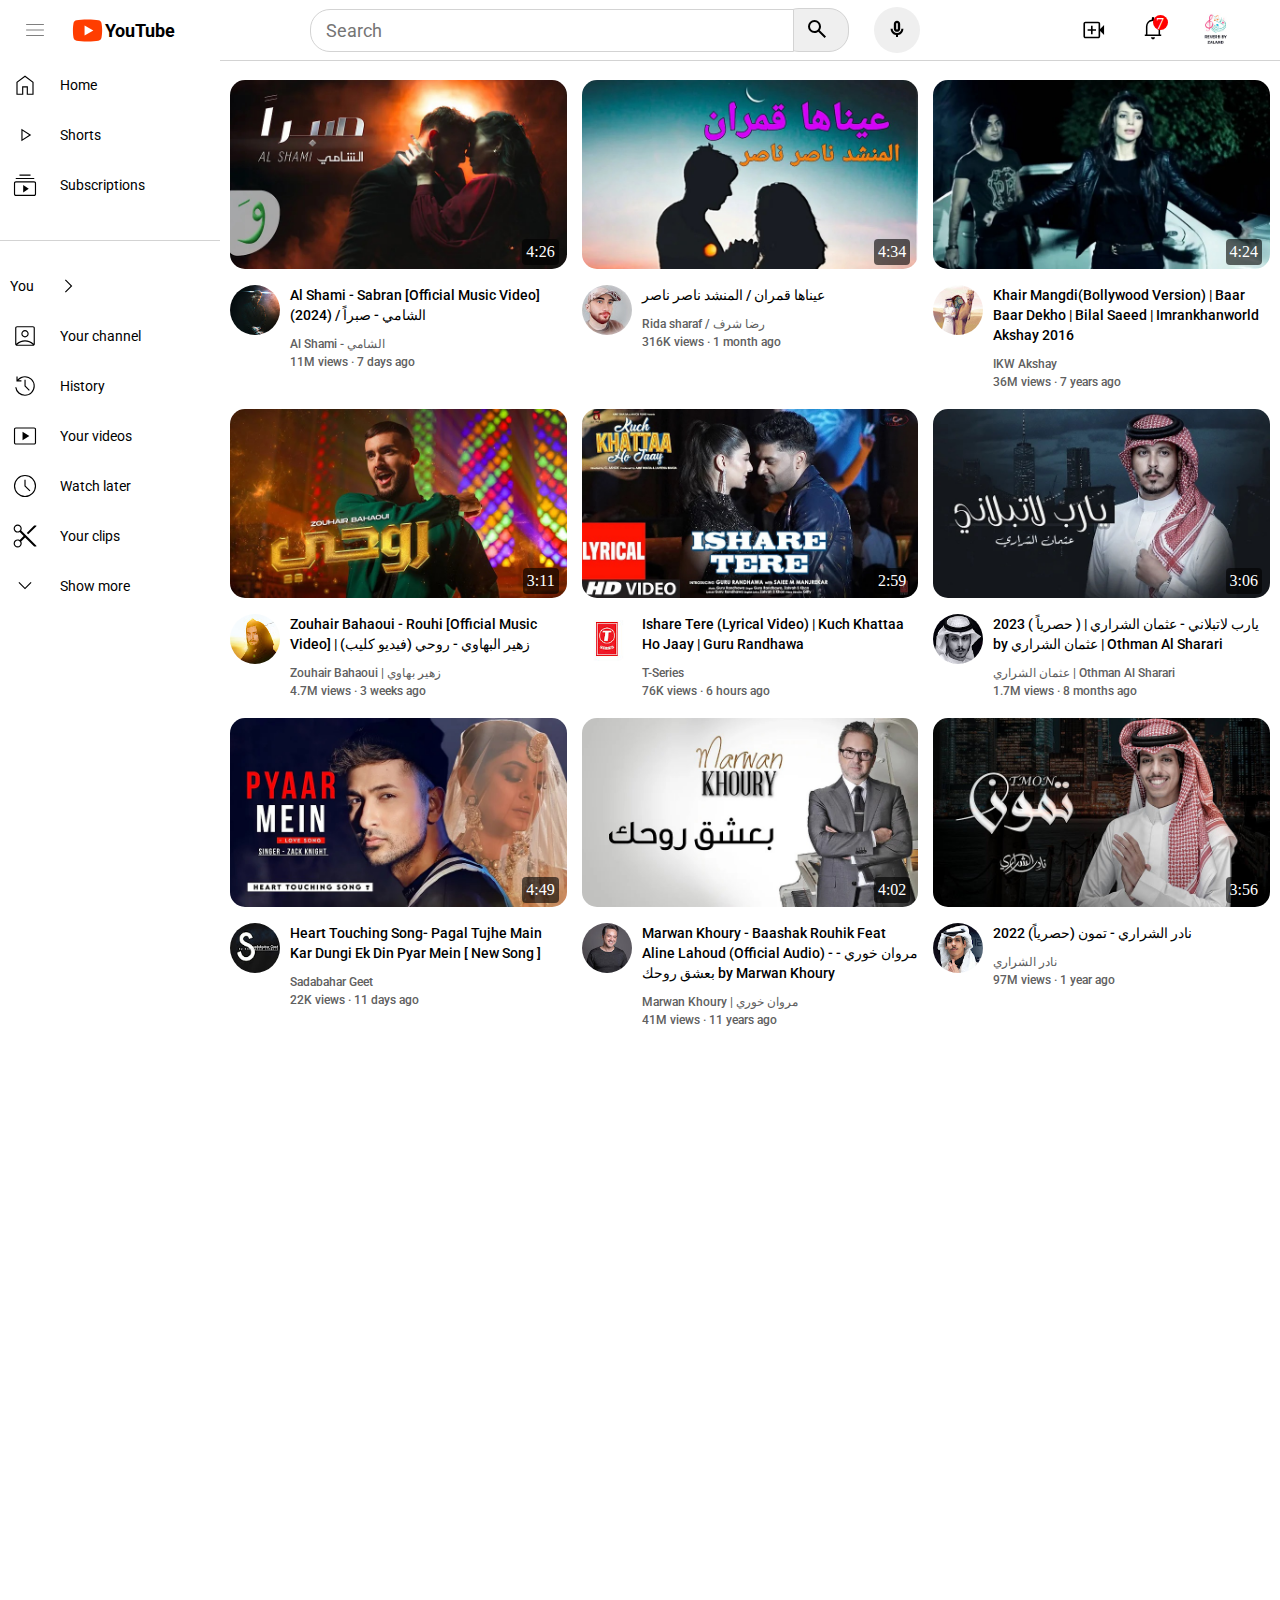
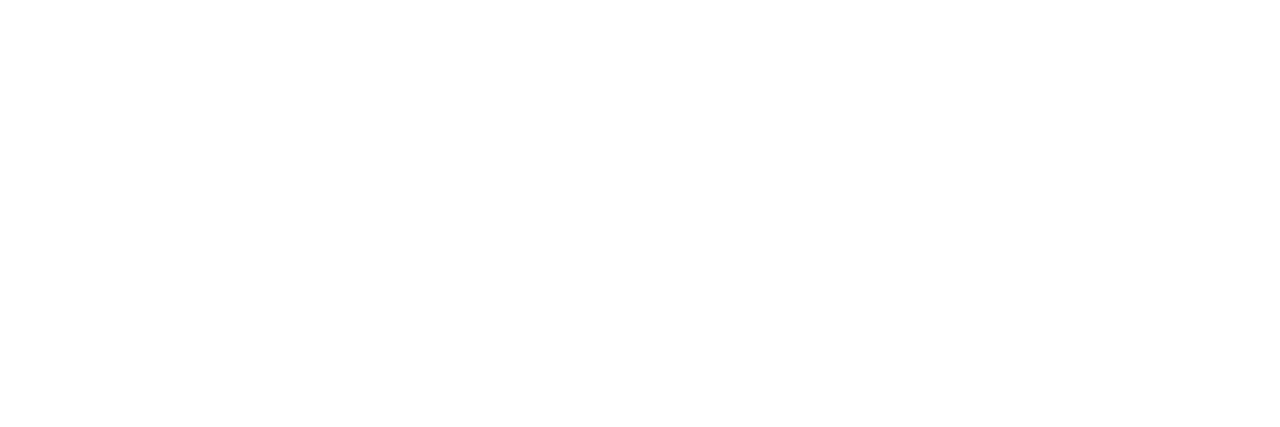
<file: index.html>
<!DOCTYPE html>
<html lang="eng">
  <head>
    <title>YouTube</title>

    <link rel="preconnect" href="https://fonts.googleapis.com">
    <link rel="preconnect" href="https://fonts.gstatic.com" crossorigin>
    <link href="https://fonts.googleapis.com/css2?family=Roboto:ital,wght@0,100;0,300;0,400;0,500;0,700;0,900;1,100;1,300;1,400;1,500;1,700;1,900&display=swap" rel="stylesheet">
    
    <link rel="stylesheet" href="style/general.css"/>
    <link rel="stylesheet" href="style/header.css"/>
    <link rel="stylesheet" href="style/videos.css"/>
    <link rel="stylesheet" href="style/sidebar.css">
    
    

  </head>
  <body>
    <!-- HEADER -->
    <div class="header">
      <div class="first-section">
          <img class="menu-button" src="icons/menu.svg">
          <img class="youtube-button" src="icons/youtube.svg">
          <h4>YouTube</h4>
      </div>

      <div class="second-section">
      
        <input class="search-bar" type="text" 
        placeholder="Search">

        <button class="search-button">
          <img src="icons/search.svg">
        </button>
        <button class="voice-search">
          <img src="icons/mic.svg">
        </button>

    </div>

    <div class="third-section">
      
      <img class="upload-icon" src="icons/videoupload.svg">
      <div class="notification-bell">
      <img class="notification-icon" src="icons/notification.svg">
      <div class="bell">7</div>
    </div>
      <img class="myprofile-icon" src="icons/myprofile.jpg">
    </div>
  </div>
  <!-- END OF HEADER -->
  <!-- SIDEBAR -->
 <div class="side-bar">
    <div class="sidebar-first-section">
       <div class="sidebar-link"> 
        <img src="icons/home.svg">
        <div>Home</div>
      </div>
      <div class="sidebar-link">
        <img src="icons/shorts.svg">
        <div>Shorts</div>
      </div>
      <div class="sidebar-link">
        <img src="icons/subscriptions.svg">
        <div>Subscriptions</div>
      </div> 
    </div>
    <div class="sidebar-second-section">
      <div class="sidebar-link">
        <div>You</div>
        <img src="icons/you.svg">
      </div>
      <div class="sidebar-link">
        <img src="icons/yourchannel.svg">
        <div>Your channel</div>
      </div>
      <div class="sidebar-link">
        <img src="icons/history.svg">
        <div>History</div>
      </div>
      <div class="sidebar-link">
        <img src="icons/yourvideos.svg">
        <div>Your videos</div>
      </div>
      <div class="sidebar-link">
        <img src="icons/watchlater.svg">
        <div>Watch later</div>
      </div>
      <div class="sidebar-link">
        <img src="icons/yourclips.svg">
        <div>Your clips</div>
      </div>
      <div class="sidebar-link">
        <img src="icons/showmore.svg">
        <div>Show more</div>
      </div>
    </div>
 </div>
<!-- END OF SIDEBAR -->
 <div class="video-grid">
<!-- FIRST VIDEO -->
    <div class="video-preview">
      <div class="tumbnail-row">
        <img class="tumbnail" src="videos/1stVideoCover.jpg">
        <div class="video-time">4:26</div>
      </div>
      <div class="video-info-grid">
        <div class="channel-picture">
          <img class="profile-picture" src="images/1stVideoProfile.jpg">
        </div>
        
        <div class="video-info">  
            <p class="video-title">Al Shami - Sabran [Official Music Video] (2024) / الشامي - صبراً</p>
            <p class="video-author">Al Shami - الشامي</p>
            <p class="video-status">11M views &#183;	 7 days ago</p>
        </div>
      </div>
  </div> 
  <!-- END OF FIRST VIDEO  -->
  <!-- SECOND VEDIO -->
  <div class="video-preview">
    <div class="tumbnail-row">
      <img class="tumbnail" src="videos/2ndVideoCover.jpg">
      <div class="video-time">4:34</div>
    </div>
    <div class="video-info-grid">
      <div class="channel-picture">
        <img class="profile-picture" src="images/2ndVideoProfile.jpg">
      </div>
      
      <div class="video-info">  
          <p class="video-title">عيناها قمران / المنشد ناصر ناصر</p>
          <p class="video-author">Rida sharaf / رضا شرف</p>
          <p class="video-status">316K views &#183;	 1 month ago</p>
      </div>
    </div>
</div>
<!-- END OF SECOND VIDEO -->
<!-- THIRD VIDEO -->
<div class="video-preview">
  <div class="tumbnail-row">
    <img class="tumbnail" src="videos/3rdVideoCover.jpg">
    <div class="video-time">4:24</div>
  </div>
  <div class="video-info-grid">
    <div class="channel-picture">
      <img class="profile-picture" src="images/3rdVideoProfile.jpg">
    </div>
    
    <div class="video-info">  
        <p class="video-title">Khair Mangdi(Bollywood Version) | Baar Baar Dekho | Bilal  Saeed | Imrankhanworld Akshay 2016</p>
        <p class="video-author">IKW Akshay</p>
        <p class="video-status">36M views &#183;	 7 years ago</p>
    </div>
  </div>
</div>
<!-- END OF THIRD VIDEO -->
<!-- FOURTH VIDEO -->
<div class="video-preview">
  <div class="tumbnail-row">
    <img class="tumbnail" src="videos/4thVideoCover.jpg">
    <div class="video-time">3:11</div>
  </div>
  <div class="video-info-grid">
    <div class="channel-picture">
      <img class="profile-picture" src="images/4thVideoProfile.jpg">
    </div>
    
    <div class="video-info">  
        <p class="video-title">Zouhair Bahaoui - Rouhi [Official Music Video] | (زهير البهاوي - روحي (فيديو كليب </p>
        <p class="video-author">Zouhair Bahaoui | زهير بهاوي</p>
        <p class="video-status">4.7M views &#183;	 3 weeks ago</p>
    </div>
  </div>
</div>
<!-- END OF FOURTH VIDEO -->
<!-- FIFTH VIDEO -->
<div class="video-preview">
  <div class="tumbnail-row">
    <img class="tumbnail" src="videos/5thVideoCover.jpg">
    <div class="video-time">2:59</div>
  </div>
  <div class="video-info-grid">
    <div class="channel-picture">
      <img class="profile-picture" src="images/5thVideoProfile.jpg">
    </div>
    
    <div class="video-info">  
        <p class="video-title">Ishare Tere (Lyrical Video) | Kuch Khattaa Ho Jaay | Guru Randhawa</p>
        <p class="video-author">T-Series</p>
        <p class="video-status">76K views &#183;	 6 hours ago</p>
    </div>
  </div>
</div>
<!-- END OF FIFTH VIDEO -->
<!-- SIXTH VIDEO -->
<div class="video-preview">
  <div class="tumbnail-row">
    <img class="tumbnail" src="videos/6thVideoCover.jpg">
    <div class="video-time">3:06</div>
  </div>
  <div class="video-info-grid">
    <div class="channel-picture">
      <img class="profile-picture" src="images/6thVideoProfile.jpg">
    </div>
    
    <div class="video-info">  
        <p class="video-title">يارب لاتبلاني - عثمان الشراري | ( حصرياً ) 2023 by عثمان الشراري | Othman Al Sharari 
        </p>
        <p class="video-author">عثمان الشراري | Othman Al Sharari</p>
        <p class="video-status">1.7M views &#183;	 8 months ago</p>
    </div>
  </div>
</div>
<!-- END OF SIXTH VIDEO -->
<!-- SEVENTH VIDEO -->
<div class="video-preview">
  <div class="tumbnail-row">
    <img class="tumbnail" src="videos/7thVideoCover.jpg">
    <div class="video-time">4:49</div>
  </div>
  <div class="video-info-grid">
    <div class="channel-picture">
      <img class="profile-picture" src="images/7thVideoProfile.jpg">
    </div>
    
    <div class="video-info">  
        <p class="video-title">
          Heart Touching Song- Pagal Tujhe Main Kar Dungi Ek Din Pyar Mein [ New Song ] 
          
        </p>
        <p class="video-author">Sadabahar Geet</p>
        <p class="video-status">22K views &#183;	 11 days ago</p>
    </div>
  </div>
</div>
<!-- END OF SEVENTH VIDEO -->
<!-- EIGHTH VIDEO -->
<div class="video-preview">
  <div class="tumbnail-row">
    <img class="tumbnail" src="videos/8thVideoCover.jpg">
    <div class="video-time">4:02</div>
  </div>
  <div class="video-info-grid">
    <div class="channel-picture">
      <img class="profile-picture" src="images/8thVideoProfile.jpg">
    </div>
    
    <div class="video-info">  
        <p class="video-title">Marwan Khoury - Baashak Rouhik Feat Aline Lahoud (Official Audio) - مروان خوري - بعشق روحك by Marwan Khoury 
        </p>
        <p class="video-author">Marwan Khoury | مروان خوري</p>
        <p class="video-status">41M views &#183;	 11 years ago</p>
    </div>
  </div>
</div>
<!-- END OF EIGHTH VIDEO -->
<!-- NINTTH VIDEO -->
<div class="video-preview">
  <div class="tumbnail-row">
    <img class="tumbnail" src="videos/9thVideoCover.jpg">
    <div class="video-time">3:56</div>
  </div>
  <div class="video-info-grid">
    <div class="channel-picture">
      <img class="profile-picture" src="images/9thVideoProfile.jpg">
    </div>
    
    <div class="video-info">  
        <p class="video-title">نادر الشراري - تمون (حصرياً) 2022
        </p>
        <p class="video-author">نادر الشراري</p>
        <p class="video-status">97M views &#183;	 1 year ago</p>
      </div>
    </div>
  </div>
<!-- END OF NINTH VIDEO -->
</div>   
 </body>
</html>
</file>
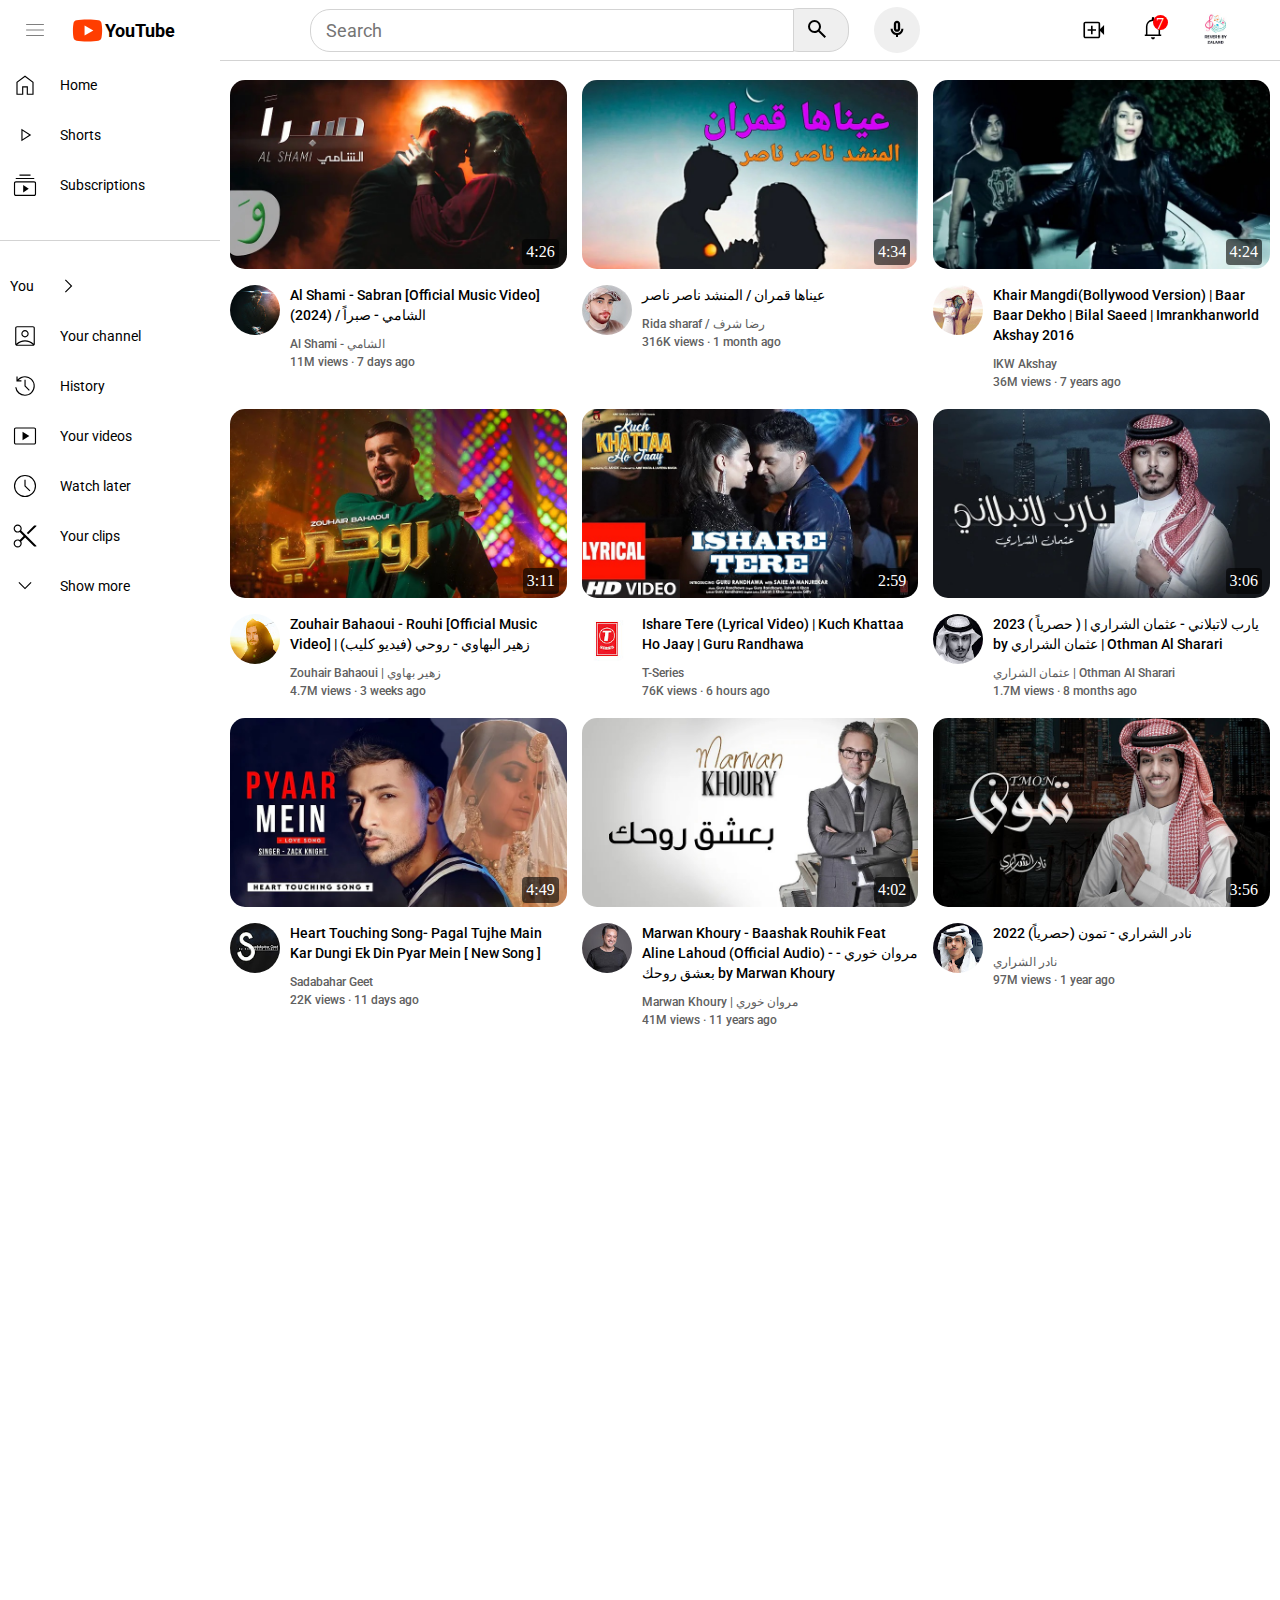
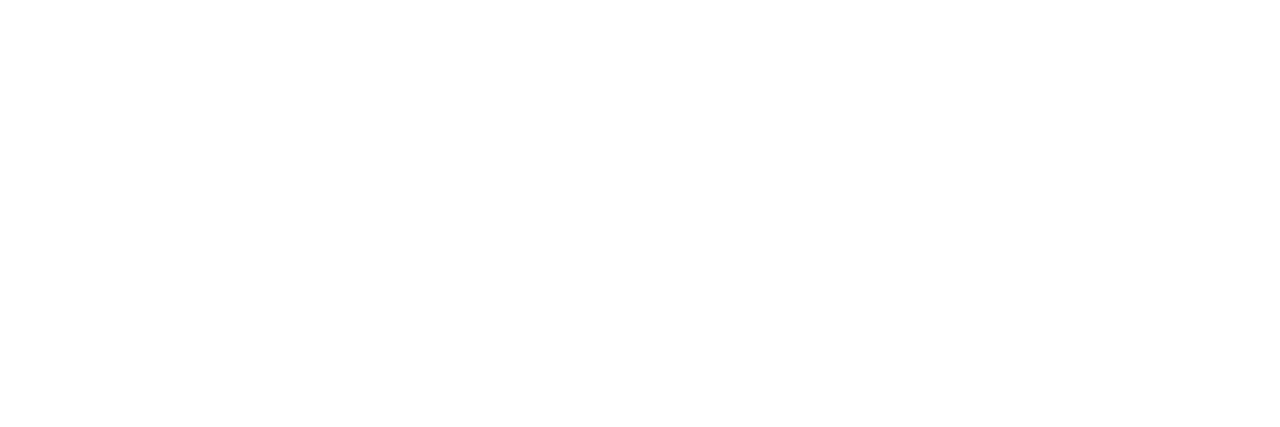
<file: YouTube.html>
<!DOCTYPE html>
<html lang="eng">
  <head>
    <title>YouTube</title>

    <link rel="preconnect" href="https://fonts.googleapis.com">
    <link rel="preconnect" href="https://fonts.gstatic.com" crossorigin>
    <link href="https://fonts.googleapis.com/css2?family=Roboto:ital,wght@0,100;0,300;0,400;0,500;0,700;0,900;1,100;1,300;1,400;1,500;1,700;1,900&display=swap" rel="stylesheet">
    
    <link rel="stylesheet" href="style/general.css"/>
    <link rel="stylesheet" href="style/header.css"/>
    <link rel="stylesheet" href="style/videos.css"/>
    <link rel="stylesheet" href="style/sidebar.css">
    
    

  </head>
  <body>
    <!-- HEADER -->
    <div class="header">
      <div class="first-section">
          <img class="menu-button" src="icons/menu.svg">
          <img class="youtube-button" src="icons/youtube.svg">
          <h4>YouTube</h4>
      </div>

      <div class="second-section">
      
        <input class="search-bar" type="text" 
        placeholder="Search">

        <button class="search-button">
          <img src="icons/search.svg">
        </button>
        <button class="voice-search">
          <img src="icons/mic.svg">
        </button>

    </div>

    <div class="third-section">
      
      <img class="upload-icon" src="icons/videoupload.svg">
      <div class="notification-bell">
      <img class="notification-icon" src="icons/notification.svg">
      <div class="bell">7</div>
    </div>
      <img class="myprofile-icon" src="icons/myprofile.jpg">
    </div>
  </div>
  <!-- END OF HEADER -->
  <!-- SIDEBAR -->
 <div class="side-bar">
    <div class="sidebar-first-section">
       <div class="sidebar-link"> 
        <img src="icons/home.svg">
        <div>Home</div>
      </div>
      <div class="sidebar-link">
        <img src="icons/shorts.svg">
        <div>Shorts</div>
      </div>
      <div class="sidebar-link">
        <img src="icons/subscriptions.svg">
        <div>Subscriptions</div>
      </div> 
    </div>
    <div class="sidebar-second-section">
      <div class="sidebar-link">
        <div>You</div>
        <img src="icons/you.svg">
      </div>
      <div class="sidebar-link">
        <img src="icons/yourchannel.svg">
        <div>Your channel</div>
      </div>
      <div class="sidebar-link">
        <img src="icons/history.svg">
        <div>History</div>
      </div>
      <div class="sidebar-link">
        <img src="icons/yourvideos.svg">
        <div>Your videos</div>
      </div>
      <div class="sidebar-link">
        <img src="icons/watchlater.svg">
        <div>Watch later</div>
      </div>
      <div class="sidebar-link">
        <img src="icons/yourclips.svg">
        <div>Your clips</div>
      </div>
      <div class="sidebar-link">
        <img src="icons/showmore.svg">
        <div>Show more</div>
      </div>
    </div>
 </div>
<!-- END OF SIDEBAR -->
 <div class="video-grid">
<!-- FIRST VIDEO -->
    <div class="video-preview">
      <div class="tumbnail-row">
        <img class="tumbnail" src="videos/1stVideoCover.jpg">
        <div class="video-time">4:26</div>
      </div>
      <div class="video-info-grid">
        <div class="channel-picture">
          <img class="profile-picture" src="images/1stVideoProfile.jpg">
        </div>
        
        <div class="video-info">  
            <p class="video-title">Al Shami - Sabran [Official Music Video] (2024) / الشامي - صبراً</p>
            <p class="video-author">Al Shami - الشامي</p>
            <p class="video-status">11M views &#183;	 7 days ago</p>
        </div>
      </div>
  </div> 
  <!-- END OF FIRST VIDEO  -->
  <!-- SECOND VEDIO -->
  <div class="video-preview">
    <div class="tumbnail-row">
      <img class="tumbnail" src="videos/2ndVideoCover.jpg">
      <div class="video-time">4:34</div>
    </div>
    <div class="video-info-grid">
      <div class="channel-picture">
        <img class="profile-picture" src="images/2ndVideoProfile.jpg">
      </div>
      
      <div class="video-info">  
          <p class="video-title">عيناها قمران / المنشد ناصر ناصر</p>
          <p class="video-author">Rida sharaf / رضا شرف</p>
          <p class="video-status">316K views &#183;	 1 month ago</p>
      </div>
    </div>
</div>
<!-- END OF SECOND VIDEO -->
<!-- THIRD VIDEO -->
<div class="video-preview">
  <div class="tumbnail-row">
    <img class="tumbnail" src="videos/3rdVideoCover.jpg">
    <div class="video-time">4:24</div>
  </div>
  <div class="video-info-grid">
    <div class="channel-picture">
      <img class="profile-picture" src="images/3rdVideoProfile.jpg">
    </div>
    
    <div class="video-info">  
        <p class="video-title">Khair Mangdi(Bollywood Version) | Baar Baar Dekho | Bilal  Saeed | Imrankhanworld Akshay 2016</p>
        <p class="video-author">IKW Akshay</p>
        <p class="video-status">36M views &#183;	 7 years ago</p>
    </div>
  </div>
</div>
<!-- END OF THIRD VIDEO -->
<!-- FOURTH VIDEO -->
<div class="video-preview">
  <div class="tumbnail-row">
    <img class="tumbnail" src="videos/4thVideoCover.jpg">
    <div class="video-time">3:11</div>
  </div>
  <div class="video-info-grid">
    <div class="channel-picture">
      <img class="profile-picture" src="images/4thVideoProfile.jpg">
    </div>
    
    <div class="video-info">  
        <p class="video-title">Zouhair Bahaoui - Rouhi [Official Music Video] | (زهير البهاوي - روحي (فيديو كليب </p>
        <p class="video-author">Zouhair Bahaoui | زهير بهاوي</p>
        <p class="video-status">4.7M views &#183;	 3 weeks ago</p>
    </div>
  </div>
</div>
<!-- END OF FOURTH VIDEO -->
<!-- FIFTH VIDEO -->
<div class="video-preview">
  <div class="tumbnail-row">
    <img class="tumbnail" src="videos/5thVideoCover.jpg">
    <div class="video-time">2:59</div>
  </div>
  <div class="video-info-grid">
    <div class="channel-picture">
      <img class="profile-picture" src="images/5thVideoProfile.jpg">
    </div>
    
    <div class="video-info">  
        <p class="video-title">Ishare Tere (Lyrical Video) | Kuch Khattaa Ho Jaay | Guru Randhawa</p>
        <p class="video-author">T-Series</p>
        <p class="video-status">76K views &#183;	 6 hours ago</p>
    </div>
  </div>
</div>
<!-- END OF FIFTH VIDEO -->
<!-- SIXTH VIDEO -->
<div class="video-preview">
  <div class="tumbnail-row">
    <img class="tumbnail" src="videos/6thVideoCover.jpg">
    <div class="video-time">3:06</div>
  </div>
  <div class="video-info-grid">
    <div class="channel-picture">
      <img class="profile-picture" src="images/6thVideoProfile.jpg">
    </div>
    
    <div class="video-info">  
        <p class="video-title">يارب لاتبلاني - عثمان الشراري | ( حصرياً ) 2023 by عثمان الشراري | Othman Al Sharari 
        </p>
        <p class="video-author">عثمان الشراري | Othman Al Sharari</p>
        <p class="video-status">1.7M views &#183;	 8 months ago</p>
    </div>
  </div>
</div>
<!-- END OF SIXTH VIDEO -->
<!-- SEVENTH VIDEO -->
<div class="video-preview">
  <div class="tumbnail-row">
    <img class="tumbnail" src="videos/7thVideoCover.jpg">
    <div class="video-time">4:49</div>
  </div>
  <div class="video-info-grid">
    <div class="channel-picture">
      <img class="profile-picture" src="images/7thVideoProfile.jpg">
    </div>
    
    <div class="video-info">  
        <p class="video-title">
          Heart Touching Song- Pagal Tujhe Main Kar Dungi Ek Din Pyar Mein [ New Song ] 
          
        </p>
        <p class="video-author">Sadabahar Geet</p>
        <p class="video-status">22K views &#183;	 11 days ago</p>
    </div>
  </div>
</div>
<!-- END OF SEVENTH VIDEO -->
<!-- EIGHTH VIDEO -->
<div class="video-preview">
  <div class="tumbnail-row">
    <img class="tumbnail" src="videos/8thVideoCover.jpg">
    <div class="video-time">4:02</div>
  </div>
  <div class="video-info-grid">
    <div class="channel-picture">
      <img class="profile-picture" src="images/8thVideoProfile.jpg">
    </div>
    
    <div class="video-info">  
        <p class="video-title">Marwan Khoury - Baashak Rouhik Feat Aline Lahoud (Official Audio) - مروان خوري - بعشق روحك by Marwan Khoury 
        </p>
        <p class="video-author">Marwan Khoury | مروان خوري</p>
        <p class="video-status">41M views &#183;	 11 years ago</p>
    </div>
  </div>
</div>
<!-- END OF EIGHTH VIDEO -->
<!-- NINTTH VIDEO -->
<div class="video-preview">
  <div class="tumbnail-row">
    <img class="tumbnail" src="videos/9thVideoCover.jpg">
    <div class="video-time">3:56</div>
  </div>
  <div class="video-info-grid">
    <div class="channel-picture">
      <img class="profile-picture" src="images/9thVideoProfile.jpg">
    </div>
    
    <div class="video-info">  
        <p class="video-title">نادر الشراري - تمون (حصرياً) 2022
        </p>
        <p class="video-author">نادر الشراري</p>
        <p class="video-status">97M views &#183;	 1 year ago</p>
      </div>
    </div>
  </div>
<!-- END OF NINTH VIDEO -->
</div>   
 </body>
</html>
</file>
<file: style/general.css>
body{
  margin: 0;
  padding-top: 80px;
  padding-left: 230px;
  padding-right: 10px;
  padding-bottom: 1000px;
}
p {
  font-family: Roboto, Arial, Helvetica, sans-serif;
  margin-top: 0;
  margin-bottom: 0;
  font-weight: 500;
}
</file>
<file: style/header.css>
.header {
  height: 60px;
  display: flex;
  flex-direction: row; 
  justify-content: space-between;
  position: fixed;
  top: 0px;
  left: 0px;
  right: 0px;
  background-color: white;
  border-bottom: 1px solid lightgray;
  z-index: 2000;
  
  
}
.first-section{
  width: 200px;
  display: flex;
  align-items: center;
}
.menu-button{
  margin-left: 20px;
  margin-right: 20px;
  height: 30px;
}
.youtube-button{
  height: 35px;
}
h4{

  font-family: Roboto, Arial, Helvetica, sans-serif;
  font-size: large;
  
}

.second-section{
  margin-left: 110px;
  margin-right: 110px;
  max-width: 650px;
  display: flex;
  flex-direction: row;
  flex: 1;
  justify-content: left;
  align-items: center;
}
.search-bar{
  flex: 1;
  height: 39px;
  font-size: 18px;
  font-family: Roboto, Arial, Helvetica, sans-serif;
  border: 1px solid lightgray;
  border-radius: 20px 0 0 20px;
  padding-left: 15px;
  z-index: 1;
  width: 0;
  
}
.search-button{
  width: 70px;
  height: 44px;
  margin-left: -15px;
  margin-right: 25px;
  border: 1px solid lightgray;
  border-radius: 20px;
  padding-right: 0px;
}
.voice-search{
  width: 46px;
  height: 46px;
  border: none;
  border-radius: 50px;
}
.third-section{
  width: 250px;
  display: flex;
  flex-direction: row;
  align-items: center;
  justify-content: center;
  flex-shrink: 0;
  
  
}
.upload-icon{

  height: 30px;
}
.notification-icon{

  height: 30px;
  margin-left: 30px;
  margin-right: 30px;
}
.myprofile-icon{

  height: 35px;
  border-radius: 50px;
}
.notification-bell{
  position: relative;
}
.bell{
  position: absolute;
  background-color: red;
  color: white;
  width: 15px;
  height: 15px;
  border-color: white;
  top: 2px;
  right: 30px;
  
  border-radius: 100px;
  text-align: center;
}
</file>
<file: style/videos.css>
/* Hover Style */
.tumbnail {
  border-radius: 15px;
  
}
.tumbnail:hover{
  cursor: pointer;
  border-radius: 0%;
  transition: border-radius 0.5s;
}

/* End of Hover style */


.video-grid{
  display: grid;
  grid-template-columns: 1fr 1fr 1fr;
  column-gap: 15px;
  row-gap: 20px;
}
.tumbnail {
 width: 100%;
 
}
.video-time{
  background-color: rgba(0, 0, 0, 0.6);
  color: white;
  display: inline-block;
  position: absolute;
  bottom: 8px;
  right: 8px;
  padding: 4px;
  border-radius: 4px;
}
.tumbnail-row{
  margin-bottom: 12px;
  position: relative;
  z-index: 1000;
}

.video-info-grid {
  display: grid;
  grid-template-columns: 50px  1fr;
  gap: 10px;
}
.profile-picture{
  border-radius: 50px;
  width: 100%; 
}
.video-title{
  margin-top: 0;
  font-size: 14px;
  font-weight: 500;
  line-height: 20px;
  margin-bottom: 12px;
  
}
.video-author, .video-status{
  font-size: 12px;
  color: rgb(96, 96, 96);
}
.video-author{
  margin-bottom: 4px;
}
</file>
<file: style/sidebar.css>
.side-bar{
  background-color: white;
  position: fixed;
  left: 0;
  bottom: 0;
  top: 60px;
  width: 220px;
  font-size: 14px;
  font-weight: 400;
  font-family: Roboto, arial;
  z-index: 3000;
}

.sidebar-first-section{
  border-bottom: 1px solid lightgray;
  padding-bottom: 30px;
}

.sidebar-link{

  display: flex;
  flex-direction: row;
  height: 30px;
  justify-content: left;
  align-items: center;
  cursor: pointer;
  padding-left: 10px;
  padding-bottom: 10px;
  padding-top: 10px;
  column-gap: 20px;
  row-gap: 40px;
  transition: background-color 0.5s;
}

.sidebar-link > img {
  height: 30px;
}

.sidebar-link:hover{
  background-color: lightgray;
  
}

.sidebar-second-section{
  padding-top: 20px;
}
</file>
